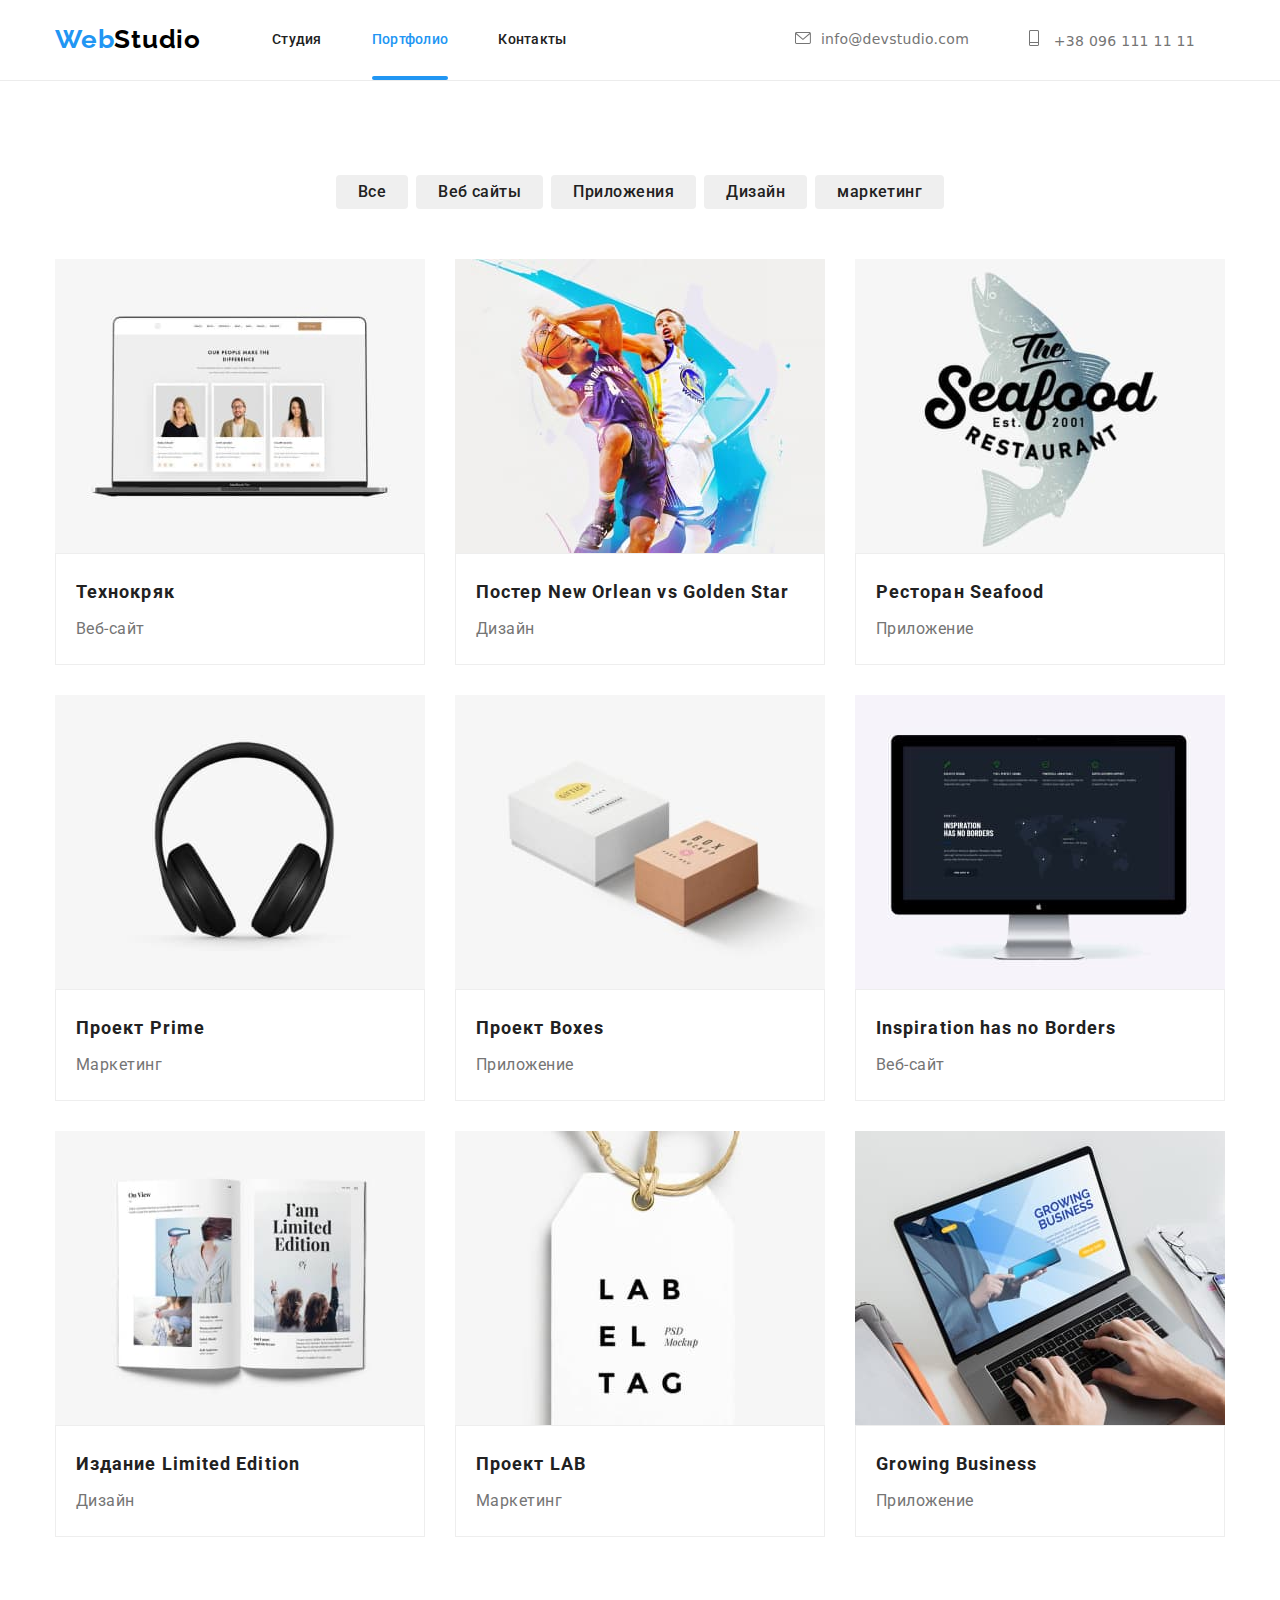
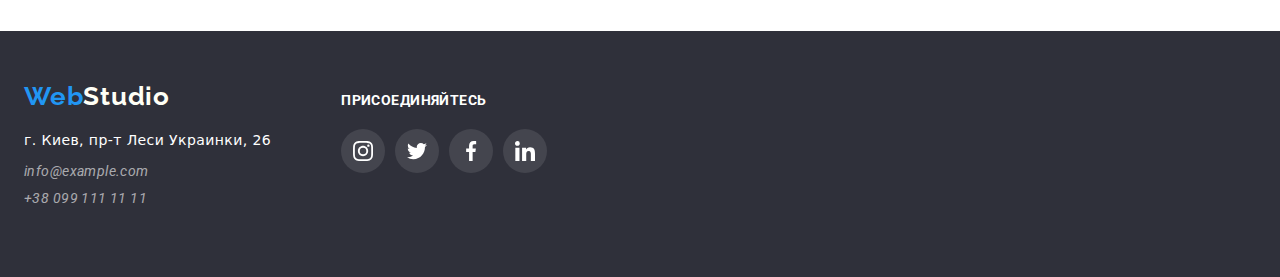
<file: portfolio.html>
<!DOCTYPE html>
<html lang="RU">
<head>
    <meta charset="UTF-8">
    <meta http-equiv="X-UA-Compatible" content="IE=edge">
    <meta name="viewport" content="width=device-width, initial-scale=1.0">
    <title>Document</title>
    <link rel="preconnect" href="https://fonts.googleapis.com">
    <link rel="preconnect" href="https://fonts.gstatic.com" crossorigin>
    <link href="https://fonts.googleapis.com/css2?family=Raleway:wght@700&family=Roboto:wght@400;500;700&display=swap" rel="stylesheet">
    <link rel="stylesheet" href="https://cdn.jsdelivr.net/npm/modern-normalize@1.1.0/modern-normalize.min.css">
    <link rel="stylesheet" href="./css/styles2.css"/>
</head>
<body>
<!--HEADER-->
    <header class="page-header">
   <div class="container page-header-container">
    <nav class="page-nav">
        <a href=""  class="log"  >
            <span class="logotipe">Web</span><span class="logotip">Studio</span> 
        </a>
        <ul class="menu-li-1">
            <li class="menu-item">
                <a class="menu-li" href="./index.html">Студия</a>
            </li>
            <li class="menu-item">
                <a class="menu-li current" href="">Портфолио</a>
            </li>
            <li class="menu-item">
                <a class="menu-li" href="">Контакты</a>
            </li>
        </ul>
        </nav>
        <ul class="contact">
        <li class="contact-m">
            <a class="contact-maill"  href="mailto:info@devstudio.com">
                info@devstudio.com
                <div class="contact-maill-cont">
                    <svg class="contact-maill-svg" width="16px" height="12px">
                        <use href="./images/mail-tel/symbol-defs.svg#icon-mailll1"></use>
                    </svg>
    
                   </div>
            </a>
        </li>
        <li class="contact-m">
            <a class="contact-maill"  href="tel:+38096111111">
            
            <div class="contact-maill-cont">
                <svg class="contact-maill-svg" width="10px" height="16px">
                    <use href="./images/mail-tel/symbol-defs.svg#icon-telefo1"></use>
                </svg>
                +38 096 111 11 11
            </div>
        </a>
    </li>
        </ul> 
    </div>
    </header>
<!--HEADER-->
<!--HERO---->
    <main class="porfolio-page">
        <section class="section section-project">
            <div class="container">
            <h1 hidden>Кнопки</h1>
            <ul class="menu-but">
            <li class="button-item">
                <button class="but" type="button">Все</button> 
            </li>
            <li class="button-item">
                <button class="but" type="button">Веб сайты</button> 
            </li>
            <li class="button-item">
                <button class="but" type="button">Приложения</button> 
            </li>
            <li class="button-item">
                <button class="but" type="button">Дизайн</button> 
            </li>
            <li class="button-item">
                <button class="but" type="button">маркетинг</button> 
            </li>
            </ul>
            </div>
                <h2 hidden>Картинки и опиание</h2>
                <ul class="container photo-top">
                <li class="project-photo-top">
                    <div class="im-photo-text-div"> 
                        <a href="#" class="im-photo-text">
                         <p class="photo-text">Ресурс пропонує комплексні пропозиції з різним рівнем функціоналу та сервісів. Все це дозволить відвідувачу отримати вичерпні відомості про компанію чи приватну особу.
                         </p>
                         <img  class="imphoto" src="./images/portfolio/pipl.jpg" alt="" width="370" height="294">
                    </div>
                    <div class="foto-div">
                    <h3 class="proekt">Технокряк</h3>
                    <p class="proek" lang="">Веб-сайт</p>
                    </div>
                    </a>
                </li>
                <li class="project-photo-top">
                    <div class="im-photo-text-div">
                   <a href="#" class="im-photo-text">
                    <p class="photo-text">Ресурс пропонує комплексні пропозиції з різним рівнем функціоналу та сервісів. Все це дозволить відвідувачу отримати вичерпні відомості про компанію чи приватну особу.
                    </p> 
                   <img class="imphoto" src="./images/portfolio/bol.jpg"   alt="" width="370" height="294">
                   </div>
                   <div class="foto-div">
                   <h3 class="proekt">Постер <span lang="en">New Orlean vs Golden Star</span> </h3>
                   <p class="proek" lang="">Дизайн</p>
                   </div>
                   </a>
                </li>
                <li class="project-photo-top">
                    <div class="im-photo-text-div">
                        <a href="#" class="im-photo-text">
                        <p class="photo-text">Ресурс пропонує комплексні пропозиції з різним рівнем функціоналу та сервісів. Все це дозволить відвідувачу отримати вичерпні відомості про компанію чи приватну особу.
                        </p> 
                    <img class="imphoto" src="./images/portfolio/fish.jpg" alt="" width="370" height="294">
                    </div>
                    <div class="foto-div">
                    <h3 class="proekt">Ресторан <span lang="en">Seafood</span></h3>
                    <p class="proek" lang="">Приложение</p>
                    </div>
                   </a>
                </li>
                <li class="project-photo-top"> 
                    <div class="im-photo-text-div">
                        <a href="#" class="im-photo-text">
                        <p class="photo-text">Ресурс пропонує комплексні пропозиції з різним рівнем функціоналу та сервісів. Все це дозволить відвідувачу отримати вичерпні відомості про компанію чи приватну особу.
                        </p> 
                    <img class="imphoto" src="./images/portfolio/song.jpg" alt="" width="370" height="294">
                    </div>
                    <div class="foto-div">
                    <h3 class="proekt">Проект <span lang="en">Prime</span></h3>
                    <p class="proek" lang="">Маркетинг</p>
                    </div>
                   </a>
                </li>
                <li class="project-photo-top">
                    <div class="im-photo-text-div">
                        <a href="#" class="im-photo-text">
                        <p class="photo-text">Ресурс пропонує комплексні пропозиції з різним рівнем функціоналу та сервісів. Все це дозволить відвідувачу отримати вичерпні відомості про компанію чи приватну особу.
                        </p> 
                    <img class="imphoto" src="./images/portfolio/box.jpg" alt="" width="370" height="294">
                    </div>
                    <div class="foto-div">
                    <h3 class="proekt">Проект <span lang="en">Boxes</span></h3>
                    <p class="proek" lang="">Приложение</p>
                    </div>
                    </a>
                </li>
                <li class="project-photo-top">
                    <div class="im-photo-text-div">
                        <a href="#" class="im-photo-text">
                        <p class="photo-text">Ресурс пропонує комплексні пропозиції з різним рівнем функціоналу та сервісів. Все це дозволить відвідувачу отримати вичерпні відомості про компанію чи приватну особу.
                        </p> 
                    <img class="imphoto" src="./images/portfolio/monitor.jpg" alt="" width="370" height="294">
                    </div>
                     <div class="foto-div" >
                    <h3 class="proekt">Inspiration has no Borders</h3>
                     <p class="proek" lang="">Веб-сайт</p>
                    </div>
                    </a>
                </li>
                <li class="==-">
                 <div class="im-photo-text-div">
                    <a href="#" class="im-photo-text">
                        <p class="photo-text">Ресурс пропонує комплексні пропозиції з різним рівнем функціоналу та сервісів. Все це дозволить відвідувачу отримати вичерпні відомості про компанію чи приватну особу.
                        </p> 
                    <img class="imphoto" src="./images/portfolio/book.jpg" alt="" width="370" height="294">
                        </div>
                    <div class="foto-div" >
                    <h3 class="proekt">Издание Limited Edition</h3>
                    <p class="proek" lang="">Дизайн</p>
                    </div>
                    </a>
                </li>
                <li class="project-photo-top">
                        <div class="im-photo-text-div">
                         <a href="" class="im-photo-text">
                        <p class="photo-text">Ресурс пропонує комплексні пропозиції з різним рівнем функціоналу та сервісів. Все це дозволить відвідувачу отримати вичерпні відомості про компанію чи приватну особу.
                        </p> 
                    <img class="imphoto" src="./images/portfolio/magazin.jpg" alt="" width="370" height="294">
                    </div>
                    <div class="foto-div"> 
                    <h3 class="proekt">Проект LAB</h3>
                    <p class="proek" lang="">Маркетинг</p>
                    </div>
                    </a>
                </li>
                <li class="project-photo-top">
                    <div class="im-photo-text-div">
                    <a href="" class="im-photo-text">
                        <p class="photo-text">Ресурс пропонує комплексні пропозиції з різним рівнем функціоналу та сервісів. Все це дозволить відвідувачу отримати вичерпні відомості про компанію чи приватну особу.
                        </p>
                    <img class="imphoto" src="./images/portfolio/nout.jpg" alt="" width="370" height="294">
                        </div>
                    <div class="foto-div">
                    <h3 class="proekt"><span lang="en">Growing Business</span></h3>
                    <p class="proek" lang="">Приложение</p>
                    </div>
                    </a>
                </li>
               </ul>
        </section>
    </main>
<!--HERO---->
<!--FOOTER-->
<footer class="footer">
    <div class="container log">
        <div class=""
    <a class="logo-footer"  href="">
        <span class="logotipe">Web</span><span class="logotips">Studio</span> 
    </a>
    <address>
            <p class="cl13" href="">г. Киев, пр-т Леси Украинки, 26</p>
    <ul class="list">
        <li class="cl2">
            <a class="cl" href="mailto:info@example.com">info@example.com </a>
    </li>
        <li class="cl2">
            <a class="cl" href="tel:+380991111111">+38 099 111 11 11</a>
    </li>
    </ul>
</address>
</div>
<div class="social-network">
    <h3 class="soc-foot-h3">присоединяйтесь</h3>
    <div class="ссс">
    <ul class="social-list-footer">
        <li class="social-list-item">
            <a href="" class="social-link-footer">
                <svg class="soc-icon-footer" width="20" hight="20">
                    <use href="./images/svg1-2-3/symbol-defs.svg#icon-instagram-2"></use>
                </svg>
            </a>
        </li>
        <li class="social-list-item">
            <a href="" class="social-link-footer">
                <svg class="soc-icon-footer" width="20" hight="20">
                    <use href="./images/svg1-2-3/symbol-defs.svg#icon-twitter-1"></use>
                </svg>
            </a>
        </li>
        <li class="social-list-item">
            <a href="" class="social-link-footer">
                <svg class="soc-icon-footer" width="20" hight="20">
                    <use href="./images/svg1-2-3/symbol-defs.svg#icon-facebook-1"></use>
                </svg>
            </a>
        </li>
    
    <li class="social-list-item">
        <a href="" class="social-link-footer">
            <svg class="soc-icon-footer" width="20" hight="20">
                <use href="./images/svg1-2-3/symbol-defs.svg#icon-linkedin-1"></use>
            </svg>
        </a>
    </li>
  </ul>
 </div>
    </div>
    </div>
</footer>
<!--FOOTER-->
</body>
</html>
</file>
<file: css/styles2.css>
/* ul, 
ol {
    list-style: none;
} */

a {
    text-decoration: none;
}

.container {
    width: 1200px;
    margin-left: auto;
    margin-right: auto;
    padding-left: 15px;
    padding-right: 15px;
}
:root {
    --font-family-main: 'Roboto', sans-serif;
    --font-family-logo: 'Raleway', sans-serif;
    --knob-color: #2196F3;
    --text-color: #212121;;
    --whitey-color: #FFFFFF;
    --mail-color:  #757575; 
}
h1, h2, h3, p {
    margin: 0;
    padding-left: 0;
}
ul, ol {
    margin: 0;
    padding-left: 0;
}

.list {
    list-style: none;
}
li {
    list-style-type:none
}
.rif {
    font-style: normal;
}

/*--HEADER--*/

.page-header {
    border-bottom: #ECECEC 1px solid;
}

.page-header-container {
    display: flex;
    align-items: center;
    justify-content: space-between;
}

.page-nav {
    display: flex;
    align-items: center;
}
.contact {
    display: flex;
    align-items: center;
}

.contact-items :not(:last-child) {
    margin-right: 50px;
}

.contact-items {
    display: flex;
    flex-direction: row-reverse;
    font-family: var(--primary-font);
    font-style: normal;
    font-weight: 500;
    font-size: 14px;
    line-height: 1.14;
    letter-spacing: 0.02em;
    color: #757575;
    margin-right: 50px;
}

.menu-li {
    display: flex;
    align-items: center;
}
.menu-link:hover,
.menu-link:focus {
    color: var(--accent-color) 
}
.log {
    margin-right: 71px;
}

.logotipe {
    font-family: 'Raleway';
    font-weight: 700;
    font-size: 26px;
    line-height: 1.2; 
    letter-spacing: 0.03em;
    color:var(--knob-color)
}

.logotip {
    font-family: 'Raleway';
    font-weight: 700;
    font-size: 26px;
    line-height: 1.2; 
    letter-spacing: 0.03em;
    
    color: black;
}

.menu-item:not(:last-child) {
    margin-right: 50px;

}

.menu-li-1 {
    display: flex;
    align-items: center;
}


.menu-li {
    font-family: 'Roboto', sans-serif;
font-weight: 500;
font-size: 14px;
padding-top: 32px;
padding: 32px 0;
line-height: 1.14;
letter-spacing: 0.02em;
margin-left: auto;

color:var(--text-color); 
transition:  transform 250ms cubic-bezier(0.4, 0, 0.2, 1);
position: relative;
display: block;
cursor: pointer;

}
.menu-li:hover,
.menu-li:focus {
    color: var(--knob-color);
}
.contact-phoun-number {
    display: flex;
    flex-direction: row-reverse;
    font-family: var(--primary-font);
    font-style: normal;
    font-weight: 500;
    font-size: 14px;
    line-height: 1.14;
    letter-spacing: 0.02em;
    color: #757575;

}
 .menu-link-list {
    font-family: 'Roboto', sans-serif;
    font-weight: 500;
    font-size: 14px;
    line-height: 1.14px;
    letter-spacing: 0.02em;
    color:#757575;
}

.contact-maill { 
    display: flex;
    flex-direction: row-reverse;
    font-family: var(--primary-font);
    font-style: normal;
    font-weight: 500;
    font-size: 14px;
    line-height: 1.14;
    letter-spacing: 0.02em;
    color: #757575;
}
.contact-phoun-number {
    display: flex;
    flex-direction: row-reverse;
    font-family: var(--primary-font);
    font-style: normal;
    font-weight: 500;
    font-size: 14px;
    line-height: 1.14;
    letter-spacing: 0.02em;
    color: #757575;

}

.contact-maill-cont {
    justify-content: center;
    text-align: center;
}

.contact-maill
.contact-maill-svg {
    margin-right: 10px;
    fill: currentColor;
}
.contact-m {
    margin-right: 30px;
}

.contact-maill:hover,
.contact-maill:focus {
    color: #2196F3;
}


.current::after {
    content: '';
    background-color: var(--text-color);
    transition:  var(--transition-knob-color);
}

.menu-li.current::after{
    position: absolute;
    display: block;
    bottom: 0px;
    height: 4px;
    width: 100%;
    background-color: var(--knob-color);
    border-radius: 2px;
    
    
}

.current {
    color:var(--knob-color)
}

.menu-li:hover::after {
    background-color:var(--text-color);
}
/*--/======================HEADER--*/

/*============HERO==========================*/
.photo-top {
   display: flex;
   flex-wrap: wrap;
   margin-top: 50px;
   gap: 30px;
   background: #FFFFFF;
   
}
.section-project{
    padding-top: 94px;
    padding-bottom: 94px;
}

.foto-div {
    padding: 20px;
    background: #FFFFFF;
    border: 1px solid #EEEEEE;

}

.menu-but {
    display: flex;
    align-items: center;
    justify-content: center;
    flex-wrap: wrap;
    gap: 8px;
    margin-bottom: 34;
}

.but {
    font-family: 'Roboto';
    font-style: normal;
    font-weight: 500;
    font-size: 16px;
    line-height: 26px;
    /* identical to box height, or 162% */
    
    text-align: center;
    letter-spacing: 0.03em;
    
    color: var(--text-color);
    padding-top: 6px;
    padding-bottom: 6px;
    padding-left: 22px;
    padding-right: 22px;
    line-height: 1.37;
    transition: 250ms cubic-bezier(0.4, 0, 0.2, 1);
    border: 0;
    border-radius: 4px;
}
.but:hover,
.but:focus {
    background-color: var(--knob-color);
    color: var(--whitey-color);
    box-shadow: 0px 3px 1px rgba(77, 138, 228, 0.1), 0px 1px 2px rgba(0, 0, 0, 0.08), 0px 2px 2px rgba(0, 0, 0, 0.12);
    box-shadow: 250ms cubic-bezier(0.4, 0, 0.2, 1);
   
}
.proekt {
    font-family: 'Roboto',sans-serif;
    font-weight: 700;
    font-size: 18px;
    line-height: 2;
    /* identical to box height, or 200% */
    
    letter-spacing: 0.06em;
    color: var(--text-color);

}
.proek {
    font-family: 'Roboto',sans-serif;
font-weight: 400;
font-size: 16px;
line-height: 1.87;
/* identical to box height, or 188% */

letter-spacing: 0.03em;

color: var(--mail-color);
display: block;
    max-width: 100%;
    height: auto;
    margin-top: 4px;
}

.contact {
    display: flex;
    flex-wrap: wrap;
    gap: 30px;
}

.project-photo-top:hover {
    box-shadow: 0px 1px 1px rgba(0, 0, 0, 0.12), 0px 4px 4px rgba(0, 0, 0, 0.06), 1px 4px 6px rgba(0, 0, 0, 0.16);
}

.imphoto{
    display: block;
    max-width: 100%;
    height: auto;
}

.im-photo-text-div {
    position: relative;
    overflow: hidden;
    
}
.im-photo-text {
    display: block;
    position: relative;
    overflow: hidden;
}
.photo-text {
font-family: 'Roboto';
font-style: normal;
font-weight: 400;
font-size: 18px;
line-height: 1.56;
width: 100%;
height: 100%;

transform: translate(0,100%);
transition: transform 250ms cubic-bezier(0.4, 0, 0.2, 1);
overflow: hidden;
position: absolute;
color: var(--whitey-color);
background:rgba(33, 150, 243, 0.9);
padding-left: 24px;
padding-right: 24px;
padding-top: 63px;

}
.im-photo-text:hover .photo-text,
.im-photo-text:focus .photo-text
 {
    transform: translate(0, 0);
}

.im-photo-text-bige {
    position: relative;
    overflow: hidden;
}
.im-photo-text-bige:hover .photo-text,
.im-photo-text-bige:focus .photo-text {
    transform: translate(0, 0);
}

/*============+HERO==========================*/
/*=================FOOTER====================*/
.footer {
    padding-top: 60px;
    padding-bottom: 60px;
    background: #2F303A;
    
}
.log {
    display: flex;
    align-items: baseline;
}
.log-item {
    margin-right: 70px;

}
.logo-footer {
    width: auto;
    font-weight: 700;
    font-size: 26px;
    line-height: 1.19;
    margin-bottom: 20px;
    text-decoration: none;
    display: block;
    margin-left: 20px;
}

.logotipe {
    font-family: 'Raleway', sans-serif;
    font-weight: 700;
    font-size: 26px;
    line-height: 1.19px; 
    letter-spacing: 0.03em;
    color:var(--knob-color);

}
.logotips {
    font-family: 'Raleway', sans-serif;
    font-weight: 700;
    font-size: 26px;
    line-height: 1.19px; 
    letter-spacing: 0.03em;
    color:rgb(255, 255, 246);
}

.cl1 {
    font-family: 'Roboto', sans-serif;
    font-style: normal;
    font-weight: 400;
    font-size: 14px;
    line-height: 1.71px;
    
    letter-spacing: 0.03em;
    
    color: #FFFFFF;
}

.cl {
    font-family: 'Roboto', sans-serif;
font-weight: 400;
font-size: 14px;
line-height: 1.71px;

letter-spacing: 0.03em;
color: rgba(255, 255, 255, 0.6);

}
.cl21 {
    margin-bottom: 9px;
}
.cl2{
    margin-bottom: 9px;
}
.cl13{
    margin-top: 20px;
    margin-bottom: 9px;
    font-family: var(--primary-font);
    font-size: 14px;
    line-height: 1.71;
    letter-spacing: 0.03em;
    color: #FFFFFF;
    font-style: normal; 
}

.nomer {
    font-style: normal;
}
.social-network {
    margin-left: 70px;
}
.soc-foot-h3 {
    margin-bottom: 20px;
    font-family: 'Roboto';
    font-style: normal;
    font-weight: 700;
    font-size: 14px;
    line-height: 1.14;
    letter-spacing: 0.03em;
    text-transform: uppercase;
    color: #FFFFFF;
}
.social-list-footer {
    display: flex;
    justify-content: center;
    gap: 10px;
    margin-top: 20px;
    
}


.social-list-item {
    height: 44px;
    width: 44px
}
.social-link-footer {
    color: #FFFFFF;
    background-color: rgba(255, 255, 255, 0.1);
    width: 44px;
    height: 44px;
    display: flex;
    border-radius: 50%;
    justify-content: center;
    align-items: center;
    transition: 250ms cubic-bezier(0.4, 0, 0.2, 1);
}

.social-link-footer :hover
.social-list-footer :focus {
    background-color: var(--accent-color);
}
.soc-icon-footer {
    fill: currentColor;
    width: 20px;
    height: 20px;
}

.social-link-footer:hover,
.social-link-footer:focus {
    background-color: #2196F3; 
}



/*=================FOOTER====================*/
</file>
